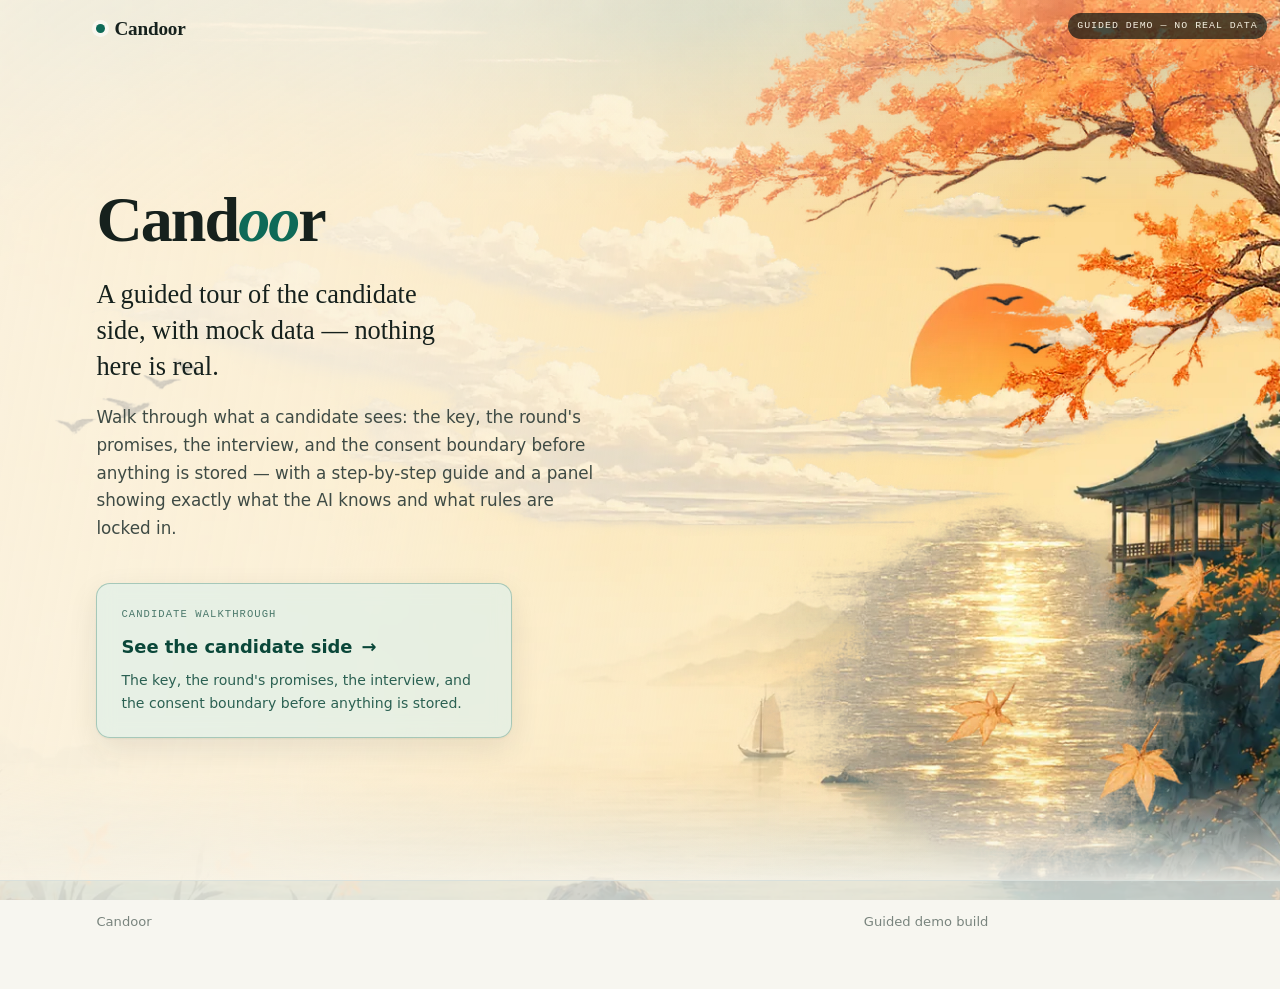
<file: index.html>
<!doctype html>
<html lang="en">
  <head>
    <meta charset="utf-8" />
    <meta name="viewport" content="width=device-width, initial-scale=1" />
    <title>Candoor — guided demo</title>
    <link rel="stylesheet" href="assets/landing.css" />
    <style>
      .demo-badge {
        position: fixed; top: 0.8rem; right: 0.8rem; z-index: 998;
        font-family: ui-monospace, SFMono-Regular, "SF Mono", Menlo, Consolas, monospace;
        font-size: 0.62rem; letter-spacing: 0.1em; text-transform: uppercase;
        background: rgba(10, 20, 18, 0.7); color: #f4efe0; padding: 0.3rem 0.6rem; border-radius: 999px;
      }
      /* One door only (candidate side) — don't stretch it across a
         two-column grid built for a pair. */
      .doors { grid-template-columns: 1fr; max-width: 26rem; }
    </style>
  </head>
  <body>
    <p class="demo-badge">Guided demo — no real data</p>

    <div class="art" aria-hidden="true">
      <div class="art__layer art__layer--clouds"></div>
      <div class="art__layer art__layer--water"></div>
      <div class="art__layer art__layer--birds"></div>
      <div class="art__layer art__layer--canopy"></div>
      <div class="art__layer art__layer--leaves"></div>
    </div>

    <header class="topbar">
      <div class="topbar__in"><span class="brand"><span class="dot"></span>Candoor</span></div>
    </header>

    <main>
      <section class="hero">
        <div class="hero__veil" aria-hidden="true"></div>
        <div class="wrap">
          <h1 class="title">Cand<span class="amp">oo</span>r</h1>
          <p class="thesis">A guided tour of the candidate side, with mock data — nothing here is real.</p>
          <p class="tagline">Walk through what a candidate sees: the key, the round's promises, the interview, and the consent boundary before anything is stored — with a step-by-step guide and a panel showing exactly what the AI knows and what rules are locked in.</p>

          <div class="doors">
            <a class="door door--primary" href="candidate.html">
              <span class="lbl">Candidate walkthrough</span>
              <h2>See the candidate side <span class="go" aria-hidden="true">→</span></h2>
              <p>The key, the round's promises, the interview, and the consent boundary before anything is stored.</p>
            </a>
          </div>
        </div>
      </section>
    </main>

    <footer><div class="wrap"><span>Candoor</span><span>Guided demo build</span></div></footer>
  </body>
</html>
</file>
<file: assets/landing.css>
/*
 * The public front door.
 *
 * One painting, a few of its pieces cut out so they can move, and a column of
 * type sitting in the pale water on the left. There is no dark scheme here on
 * purpose: the painting is a pale
 * sunset, so the page is light and the ink is dark, and that is the whole story
 * in either scheme. A dark variant would mean dark cards on a pale sunset.
 */

:root {
  --paper: #eff2f0;

  /* Below the hero the painting is a presence, not a picture: these let roughly
     a tenth to a quarter of it through, enough to read as warmth and texture
     without competing with body copy. They loosen as the page descends, so the
     art surfaces gradually rather than stopping dead at the last band. Card
     surfaces sit on top of a scrim, so at 0.9 the art reaching them is ~2% —
     translucent enough to belong, opaque enough to read against. */
  --scrim: rgba(250, 247, 239, 0.88);
  --scrim-open: rgba(250, 247, 239, 0.83);
  --scrim-foot: rgba(250, 247, 239, 0.76);

  --surface: rgba(255, 253, 248, 0.9);
  --surface-2: var(--scrim);
  --ink: #171e1b;
  --ink-2: #48534d;
  --ink-3: #79847e;
  --line: #d9e0dc;
  --line-2: #c7d0cb;
  --accent: #116655;
  --accent-2: #0c4a3e;
  --accent-soft: #ddece7;
  --accent-line: #9fc7bb;
  --clay: #b4652f;
  --clay-soft: #f3e6db;
  --shadow: 0 1px 2px rgba(20, 30, 26, 0.04), 0 8px 24px rgba(20, 30, 26, 0.06);
  --serif: "Iowan Old Style", "Charter", "Palatino", Georgia, ui-serif, serif;
  --sans: system-ui, -apple-system, "Segoe UI", Roboto, Helvetica, Arial, sans-serif;
  --mono: ui-monospace, "SF Mono", "JetBrains Mono", Menlo, Consolas, monospace;
  --radius: 14px;

  /* The page's left edge. The column used to be centred, which on a wide screen
     left the headline sitting a third of the way in while the painting's own
     subject — the tree, the sun, the pagoda — was already over on the right.
     Pushing the type left gives the two of them their own halves.

     Scaled off the viewport and floored at zero, so a phone keeps the 24px of
     `.wrap` padding and nothing more. The `- 30px` is what holds that floor down
     until there is room worth spending. */
  --gutter: clamp(0px, 8vw - 30px, 220px);
}

* { box-sizing: border-box; }

body {
  margin: 0;
  background: var(--paper);
  color: var(--ink);
  font-family: var(--sans);
  line-height: 1.65;
  font-size: clamp(15px, 0.5vw + 14px, 16.5px);
  -webkit-font-smoothing: antialiased;
}

::selection { background: var(--accent-soft); color: var(--accent-2); }
:focus-visible { outline: 2px solid var(--accent); outline-offset: 3px; border-radius: 3px; }

h1, h2, h3 { margin: 0; text-wrap: balance; }
p { margin: 0; }

/* Left-aligned, not centred — and the SAME gutter the masthead uses, so the
   wordmark stays over the headline and the sections below the hero keep the
   hero's left edge. Moving the hero alone would put a jog in the page the
   moment anyone scrolled. */
.wrap { max-width: 940px; margin: 0 auto 0 var(--gutter); padding: 0 24px; }

/* --- masthead ---
   Floats over the artwork rather than sitting in a bar of its own: a rule across
   the top would cut the sky off and announce a chrome the page does not
   otherwise have. Absolute, so the hero starts at y=0 and the art runs up behind
   the wordmark. */
.topbar {
  position: absolute;
  inset: 0 0 auto;
  z-index: 3;
  --accent: #0e6a58;
  --accent-soft: rgba(255, 255, 255, 0.55);
  color: #16211d;
}
.topbar__in {
  display: flex;
  align-items: center;
  height: 58px;
  max-width: 940px;
  margin: 0 auto 0 var(--gutter);
  padding: 0 24px;
}
.brand {
  font-family: var(--serif);
  font-weight: 600;
  font-size: 1.2rem;
  letter-spacing: -0.01em;
  display: flex;
  align-items: center;
  gap: 9px;
}
.brand .dot {
  width: 9px;
  height: 9px;
  border-radius: 50%;
  background: var(--accent);
  box-shadow: 0 0 0 4px var(--accent-soft);
}

/* --- hero ---
   Sized to hold a whole composition rather than a strip of one: `cover` over a
   short band crops a 16:9 painting down to a horizon and nothing else. */
.hero {
  position: relative;
  overflow: hidden;
  display: flex;
  align-items: center;
  min-height: min(100svh, 880px);
  padding: clamp(96px, 14vh, 150px) 0 clamp(56px, 9vh, 104px);

  /* Ink and surfaces retuned for sitting on paint rather than on paper: a deeper
     ink, a stronger accent, and surfaces that are translucent instead of solid.
     Overriding the tokens rather than the rules means the title, tagline, cards
     and their hover states all follow at once. */
  --ink: #16211d;
  --ink-2: #3f4b45;
  --ink-3: #6b7671;
  --accent: #0e6a58;
  --accent-2: #0a4739;
  --accent-soft: rgba(224, 240, 233, 0.72);
  --accent-line: rgba(14, 106, 88, 0.3);
  --line-2: rgba(22, 33, 29, 0.14);
  --surface: rgba(255, 255, 255, 0.6);
  --shadow: 0 1px 2px rgba(22, 33, 29, 0.05), 0 10px 30px rgba(22, 33, 29, 0.09);
  color: var(--ink);
}

/* One painting behind the entire page, with three of its parts cut out onto
   their own layers so they can move independently. This replaced a six-frame
   crossfade: those frames turned out to be six redraws of the scene rather than
   six moments of it, so dissolving between them read as a faint blur instead of
   as movement. Moving the pieces themselves is cheaper and legible.

   `position: fixed` rather than a background on the hero, for three reasons: the
   whole page then crawls over one still painting, which IS the parallax — no
   scroll-linked animation needed, the layer simply never moves; it sidesteps
   `background-attachment: fixed`, which iOS has never handled properly; and it
   is sized to the VIEWPORT rather than to the hero, which is what rescues the
   phone case — `cover` over a box as tall as the hero cropped to about a tenth
   of the painting's width.

   z-index -1 paints above body's background but below all body content, so
   `--paper` stays the fallback if the images never arrive. */
.art {
  position: fixed;
  inset: 0;
  z-index: -1;
  pointer-events: none;

  /* Every layer is baked to the base plate's exact canvas, so this one
     declaration registers all of them and there is no per-layer positioning to
     drift out of step. */
  --art-pos: 58% center;
  background: #f3e7cf url("main.webp") var(--art-pos) / cover no-repeat;
  transform-origin: 68% 45%;
}

.art__layer {
  position: absolute;
  inset: 0;
  background-position: var(--art-pos);
  background-size: cover;
  background-repeat: no-repeat;
}

.art__layer--canopy {
  background-image: url("layer-canopy.webp");
  /* Pivot at the branch root in the top-right corner, where the bough leaves the
     trunk. Rotating about the layer's centre would swing the whole canopy
     sideways through the sky rather than bend it. */
  transform-origin: 96% 12%;
}
.art__layer--clouds { background-image: url("layer-clouds.webp"); }
.art__layer--water { background-image: url("layer-water.webp"); }
.art__layer--birds { background-image: url("layer-birds.webp"); }
.art__layer--leaves { background-image: url("layer-leaves.webp"); }

/* A cream wash, heavy on the left and gone by the sun. Belongs to the hero, not
   to the artwork — the art layer now spans the whole page, and this left-weighted
   treatment is only right where the title is. The pale water the text sits over
   is already high-contrast, so this is not here to rescue legibility; it seats
   the type on the painting and keeps the far corners (a teal sky edge, grasses
   under the cards) from competing with it. The last stop hands over to the first
   band's scrim so the two meet without a seam. */
.hero__veil {
  position: absolute;
  inset: 0;
  pointer-events: none;
  /* Positioned siblings paint above static in-flow content, so without a lift on
     the text below this wash would sit over the title rather than under it. It is
     done this way round — raising the text rather than sinking the veil to -1
     behind an isolated hero — because the doors' backdrop-filter samples only
     within its nearest stacking context: isolating the hero would blur the veil
     and lose the painting behind the cards. */
  /* Held heavier through the middle than legibility alone would need. The cloud
     bank runs straight behind the headline and, unlike the rest of the painting,
     it drifts — text with something moving behind it is harder to settle on than
     the same text over something still. */
  background:
    linear-gradient(100deg,
      rgba(250, 243, 228, 0.87) 0%,
      rgba(250, 243, 228, 0.74) 30%,
      rgba(250, 243, 228, 0.33) 58%,
      rgba(250, 243, 228, 0) 76%),
    linear-gradient(to bottom,
      rgba(250, 243, 228, 0.34) 0%,
      rgba(250, 243, 228, 0) 24%),
    linear-gradient(to bottom, transparent 88%, var(--scrim) 100%);
}

.hero .wrap { position: relative; z-index: 1; }


/* The tip of this canopy sits about 900px from the pivot, so a degree of
   rotation is roughly 16px of travel out there and almost nothing near the
   branch — which is exactly how a bough moves. Below about 0.6deg total the tip
   creeps at under 1px/sec and the tree reads as painted on. */
@keyframes canopy-sway {
  from { rotate: -0.85deg; }
  to   { rotate:  0.95deg; }
}

/* Gliding, not migrating. A one-way flight would need the flock to leave frame
   and pop back at the far side; drifting a little either way reads as birds
   riding a thermal and loops with no seam. */
@keyframes birds-glide {
  from { translate: -3.1% 1.1%; }
  to   { translate:  3.9% -1.6%; }
}

/* Falling, with the fade doing the looping. The layer holds seven leaves at
   fixed positions, so it has to reset somewhere — fading out at the bottom and
   back in at the top means the reset happens while they are invisible. */
@keyframes leaves-fall {
  0%   { translate:  6px -22px;  rotate: -1.5deg; opacity: 0; }
  14%  { opacity: 0.92; }
  80%  { opacity: 0.92; }
  100% { translate: -30px 104px; rotate:  2.5deg; opacity: 0; }
}

/* Cloud banks are enormous and far away, so they move slowly and only sideways.
   Anything faster reads as smoke. */
@keyframes clouds-drift {
  from { translate: -1.8% 0; }
  to   { translate:  2.4% 0; }
}

/* A reflection does not travel — the water under it does. Breathing the opacity
   with a hair of vertical movement reads as the surface working, where sliding
   the whole column would look like the sun itself was moving. Much quicker than
   anything else on the page, because water is. */
@keyframes water-shimmer {
  from { opacity: 0.78; translate: 0 -0.25%; }
  to   { opacity: 1;    translate: 0  0.3%; }
}

/* The whole-painting drift, now much gentler. It used to be the only motion on
   the page and had to carry the effect alone, which took a zoom deep enough to
   crop into the composition. Now that the pieces move it only has to keep the
   frame alive. */
@keyframes art-drift {
  from { translate: -2.5% -0.8%; }
  to   { translate:  2.5%  0.8%; }
}
@keyframes art-breathe { from { scale: 1.06; } to { scale: 1.1; } }

/* Not gated on width. These are compositor-driven properties on four layers,
   which a phone handles fine, and they are the only motion the page has. */
@media (prefers-reduced-motion: no-preference) {
  .art {
    animation:
      art-drift 26s cubic-bezier(0.45, 0, 0.55, 1) infinite alternate,
      art-breathe 41s ease-in-out infinite alternate;
    /* Negative, so the page lands mid-stroke where the drift is quickest rather
       than at a turnaround where it is nearly still. From a standing start it
       covered 6px in four seconds — long enough to read as a static image
       before it got going. The offsets differ so the two begin out of phase. */
    animation-delay: -13s, -20s;
  }
  .art__layer--clouds { animation: clouds-drift 74s ease-in-out infinite alternate; }
  .art__layer--water { animation: water-shimmer 9s ease-in-out infinite alternate; }
  .art__layer--canopy { animation: canopy-sway 19s ease-in-out infinite alternate; }
  .art__layer--birds { animation: birds-glide 31s ease-in-out infinite alternate; }
  /* Negative here too, or the leaves are invisible for the first three seconds:
     the fall starts at opacity 0 by design, and a page landing on that reads as
     a layer that failed to load. */
  .art__layer--leaves { animation: leaves-fall 24s linear infinite; animation-delay: -7s; }
}

/* Portrait crops a 16:9 painting hard whatever you do — at phone proportions the
   fixed layer shows about a quarter of its width. Centred right of the sun,
   because that is the quarter still holding the sun, the far mountains and the
   boat. The hero's wash turns vertical to match: the type stacks down the middle
   here rather than sitting in a left-hand column. */
@media (max-width: 760px) {
  .art { --art-pos: 62% center; }
  .hero__veil {
    background: linear-gradient(to bottom,
      rgba(250, 243, 228, 0.74) 0%,
      rgba(250, 243, 228, 0.52) 40%,
      rgba(250, 243, 228, 0.46) 64%,
      var(--scrim) 100%);
  }
}

h1.title {
  font-family: var(--serif);
  font-weight: 600;
  letter-spacing: -0.03em;
  line-height: 1.04;
  font-size: clamp(2.4rem, 6vw, 4rem);
}
h1.title .amp { color: var(--accent); font-style: italic; }

.thesis {
  font-family: var(--serif);
  font-size: clamp(1.2rem, 2.5vw, 1.65rem);
  line-height: 1.35;
  margin-top: 24px;
  max-width: 26ch;
  font-weight: 500;
}
.thesis b { color: var(--accent); font-weight: 600; }

/* Held narrower than the 56ch it would take, so the column stays inside the pale
   water and does not run out over the sun. */
.tagline {
  margin-top: 20px;
  color: var(--ink-2);
  max-width: 48ch;
  font-size: 1.05rem;
}

/* --- the two doors --- */
.doors {
  display: grid;
  grid-template-columns: 1fr 1fr;
  gap: 16px;
  margin-top: 40px;
}
@media (max-width: 660px) { .doors { grid-template-columns: 1fr; } }

.door {
  display: block;
  text-decoration: none;
  color: inherit;
  background: var(--surface);
  border: 1px solid var(--line-2);
  border-radius: var(--radius);
  padding: 22px 24px;
  box-shadow: var(--shadow);
  transition: border-color 0.15s ease, transform 0.15s ease, background-color 0.15s ease;

  /* Frosted, not opaque. Two solid white slabs would read as a form pasted onto
     a picture; letting the water through at low contrast keeps them part of the
     scene while the blur holds the words steady over whichever frame is up. */
  backdrop-filter: blur(9px) saturate(1.08);
  -webkit-backdrop-filter: blur(9px) saturate(1.08);
}
.door:hover {
  border-color: var(--accent-line);
  transform: translateY(-2px);
  background-color: rgba(255, 255, 255, 0.74);
}
.door--primary:hover { background-color: rgba(224, 240, 233, 0.86); }

.door .lbl {
  font-family: var(--mono);
  font-size: 0.66rem;
  letter-spacing: 0.1em;
  text-transform: uppercase;
  color: var(--ink-3);
  display: block;
  margin-bottom: 9px;
}
.door h2 {
  font-family: var(--sans);
  font-weight: 650;
  font-size: 1.12rem;
  display: flex;
  align-items: center;
  gap: 9px;
}
.door p { font-size: 0.88rem; color: var(--ink-2); margin-top: 7px; }
.door .go { color: var(--accent); font-weight: 700; }

.door--primary { border-color: var(--accent-line); background: var(--accent-soft); }
.door--primary h2, .door--primary .go { color: var(--accent-2); }
.door--primary p { color: var(--accent-2); opacity: 0.85; }
.door--primary .lbl { color: var(--accent-2); opacity: 0.7; }

/* --- how it works --- */
.band {
  border-top: 1px solid var(--line);
  background: var(--surface-2);
  padding: clamp(40px, 5vw, 68px) 0;
}
.band--open { background: var(--scrim-open); }

.eyebrow {
  font-family: var(--mono);
  font-size: 0.7rem;
  letter-spacing: 0.16em;
  text-transform: uppercase;
  color: var(--accent);
  font-weight: 600;
  display: flex;
  align-items: center;
  gap: 9px;
  margin-bottom: 16px;
}
.eyebrow::before { content: ""; width: 22px; height: 1.5px; background: var(--accent-line); }

h2.sec {
  font-family: var(--serif);
  font-weight: 600;
  font-size: clamp(1.5rem, 3vw, 2.1rem);
  letter-spacing: -0.02em;
  line-height: 1.15;
}
.sec-lede { color: var(--ink-2); margin-top: 12px; max-width: 60ch; }

.steps {
  display: flex;
  flex-wrap: wrap;
  margin-top: 26px;
  border: 1px solid var(--line);
  border-radius: var(--radius);
  background: var(--surface);
  overflow: hidden;
  box-shadow: var(--shadow);
}
.step { flex: 1 1 160px; padding: 20px; min-width: 0; }
.step + .step { border-left: 1px solid var(--line); }
@media (max-width: 720px) {
  .step + .step { border-left: none; border-top: 1px solid var(--line); }
}
.step .n { font-family: var(--mono); font-size: 0.7rem; color: var(--ink-3); letter-spacing: 0.1em; }
.step h3 { font-family: var(--sans); font-weight: 650; font-size: 0.98rem; margin-top: 7px; }
.step p { font-size: 0.85rem; color: var(--ink-2); margin-top: 5px; }

.step--boundary {
  flex: 0 0 auto;
  background: var(--accent);
  color: #fff;
  display: flex;
  flex-direction: column;
  justify-content: center;
  text-align: center;
  min-width: 150px;
}
.step--boundary .bar { font-size: 1.4rem; line-height: 1; opacity: 0.9; }
.step--boundary strong {
  font-family: var(--mono);
  font-size: 0.66rem;
  letter-spacing: 0.1em;
  text-transform: uppercase;
  margin-top: 8px;
}
.step--boundary span { font-size: 0.78rem; opacity: 0.9; margin-top: 4px; line-height: 1.4; }

.note {
  margin-top: 18px;
  font-size: 0.88rem;
  color: var(--ink-3);
  display: flex;
  gap: 8px;
  align-items: baseline;
  max-width: 66ch;
}

/* --- promises --- */
.promises { display: grid; grid-template-columns: 1fr 1fr; gap: 14px; margin-top: 26px; }
@media (max-width: 660px) { .promises { grid-template-columns: 1fr; } }
.promise {
  border: 1px solid var(--line);
  border-left: 3px solid var(--accent);
  border-radius: 9px;
  padding: 16px 18px;
  background: var(--surface);
}
.promise h3 { font-size: 0.96rem; font-weight: 650; }
.promise p { font-size: 0.86rem; color: var(--ink-2); margin-top: 5px; }

footer {
  border-top: 1px solid var(--line);
  background: var(--scrim-foot);
  padding: 30px 0 56px;
  color: var(--ink-3);
  font-size: 0.82rem;
}
footer .wrap { display: flex; justify-content: space-between; gap: 18px; flex-wrap: wrap; }

@media (prefers-reduced-motion: reduce) {
  * { transition: none !important; animation: none !important; }
}
</file>
